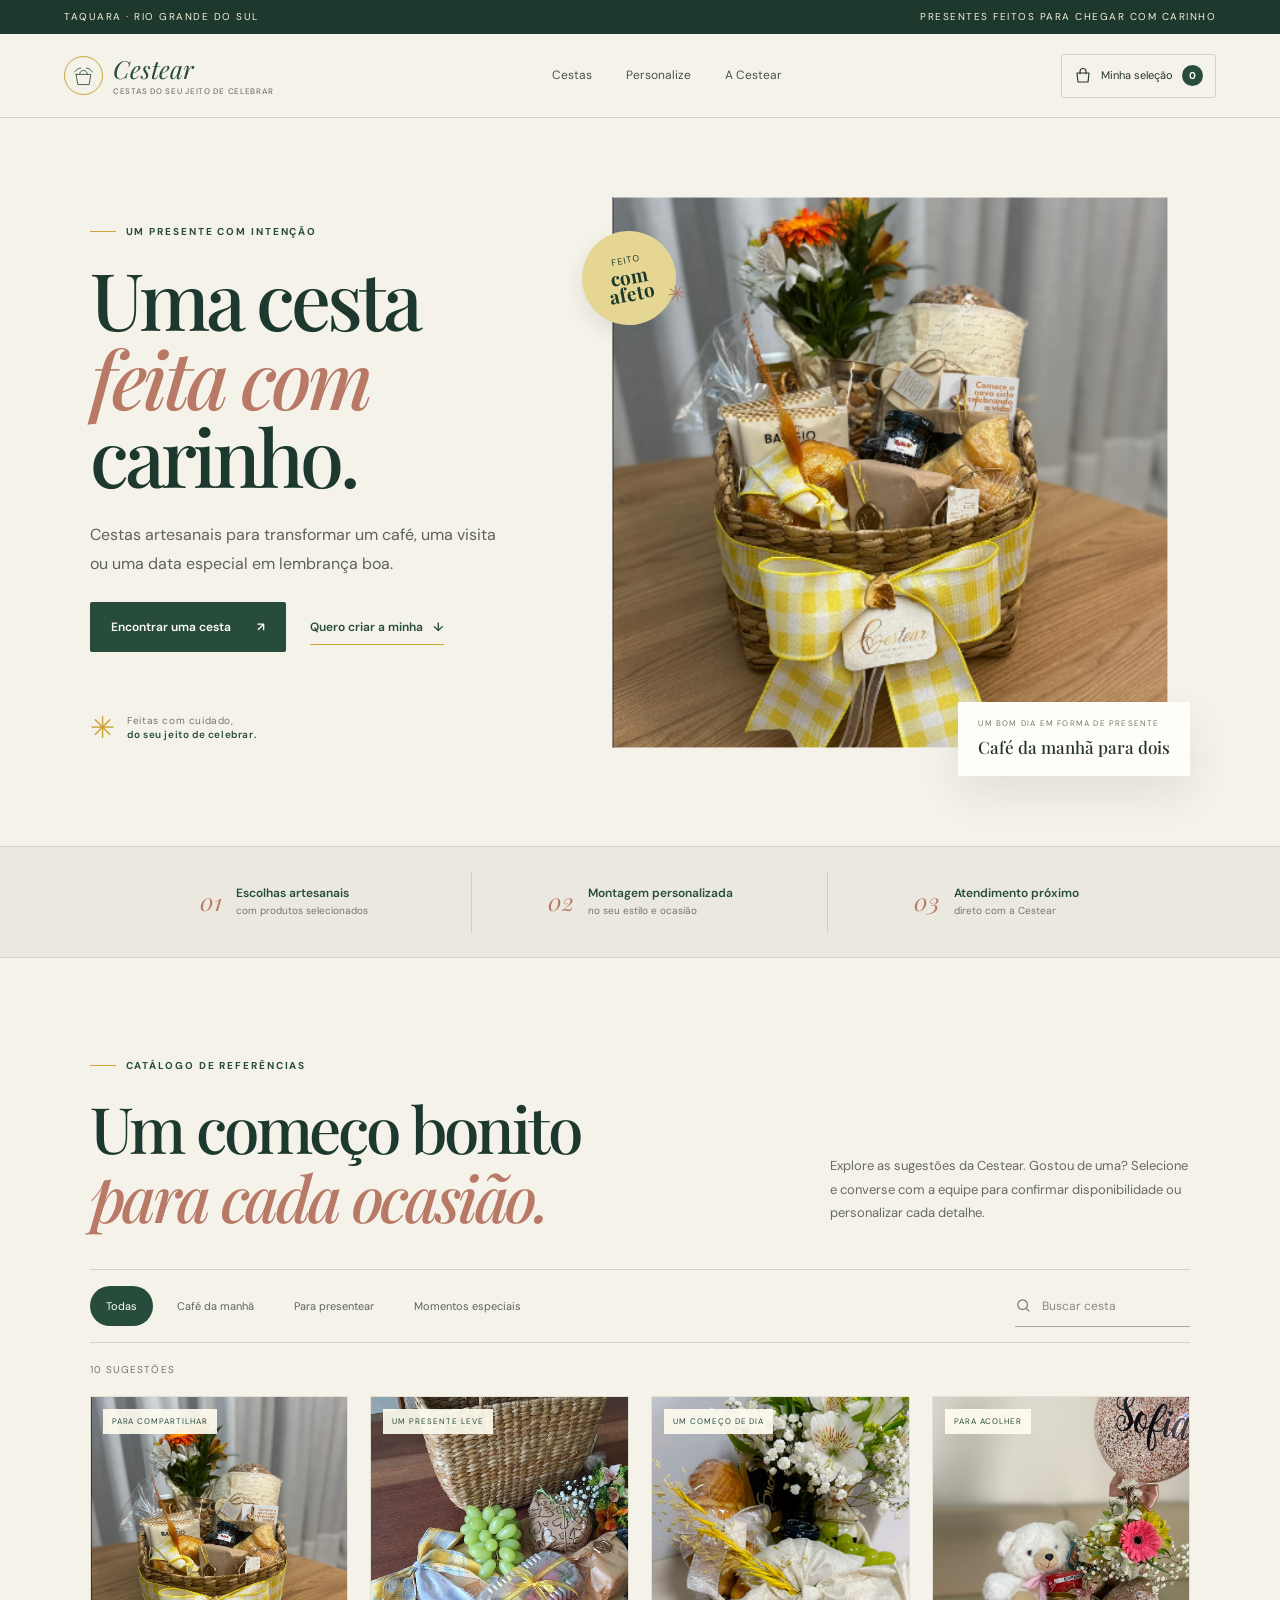
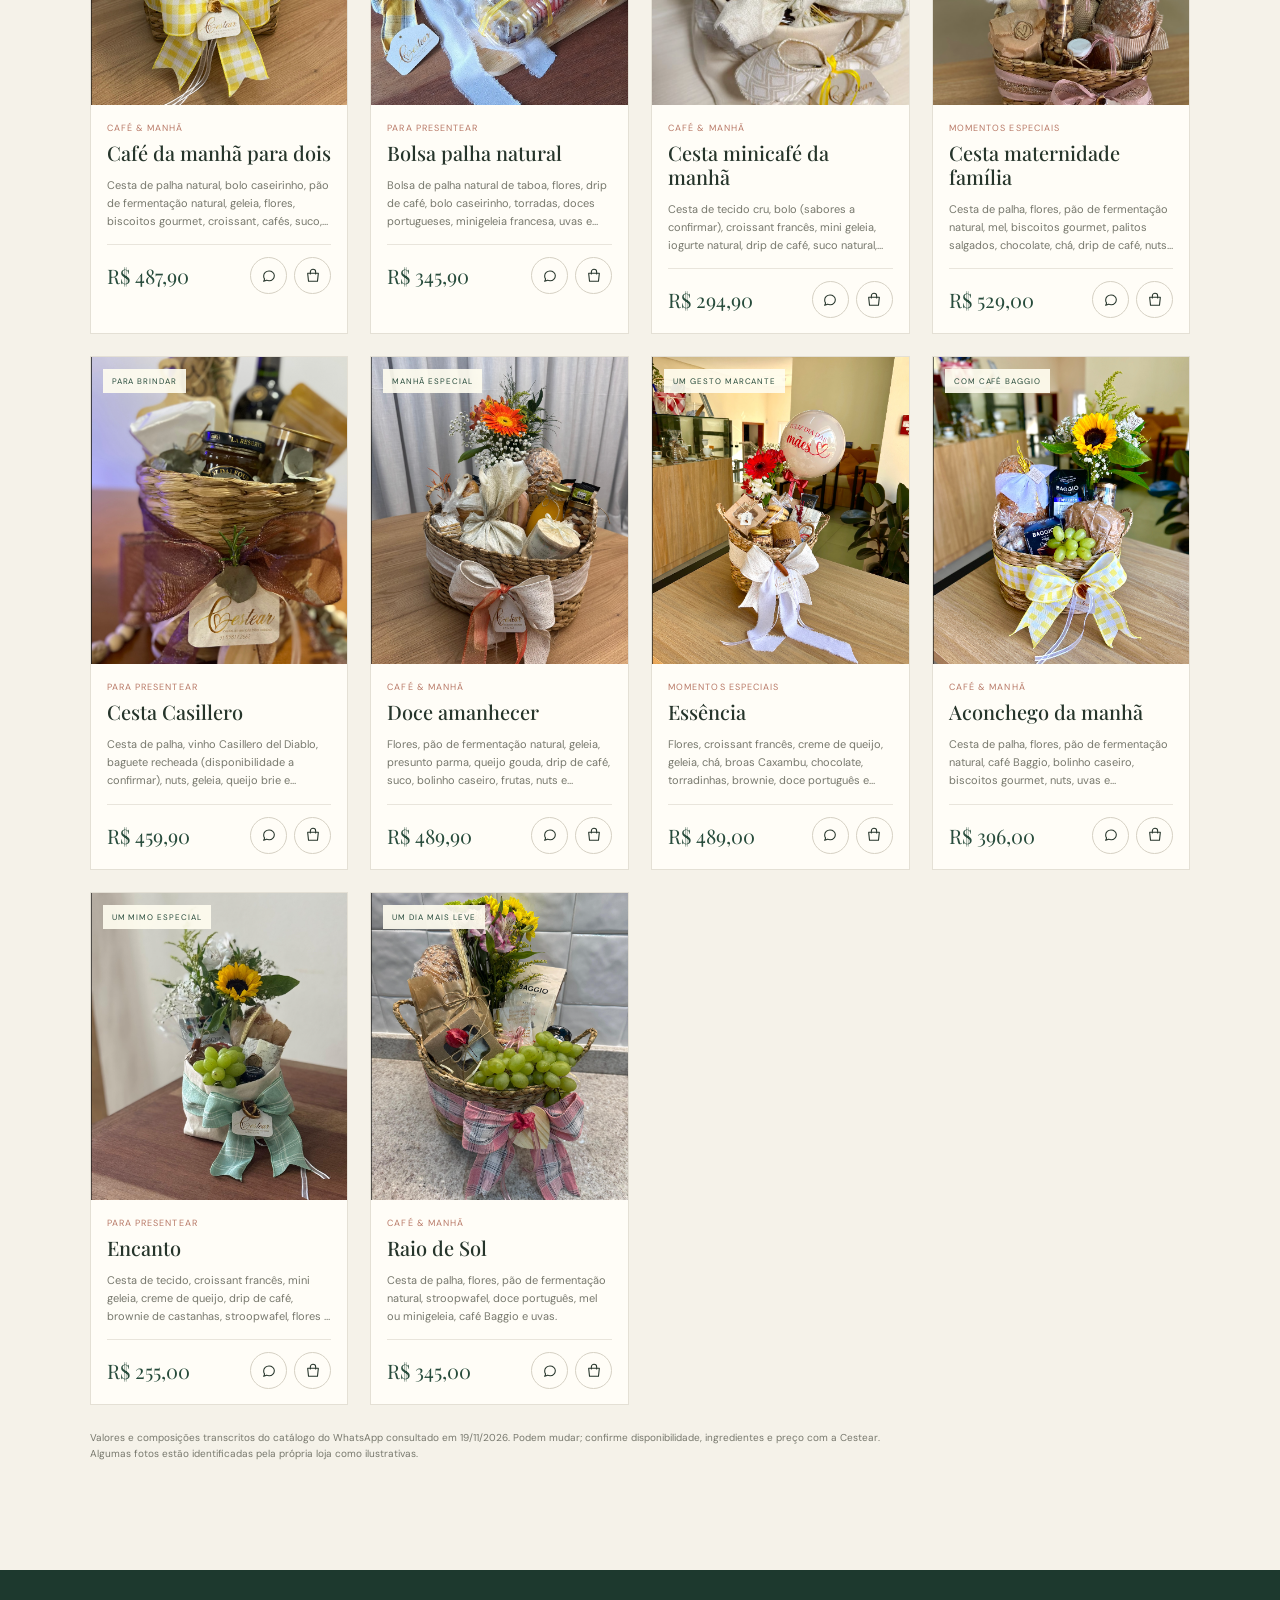
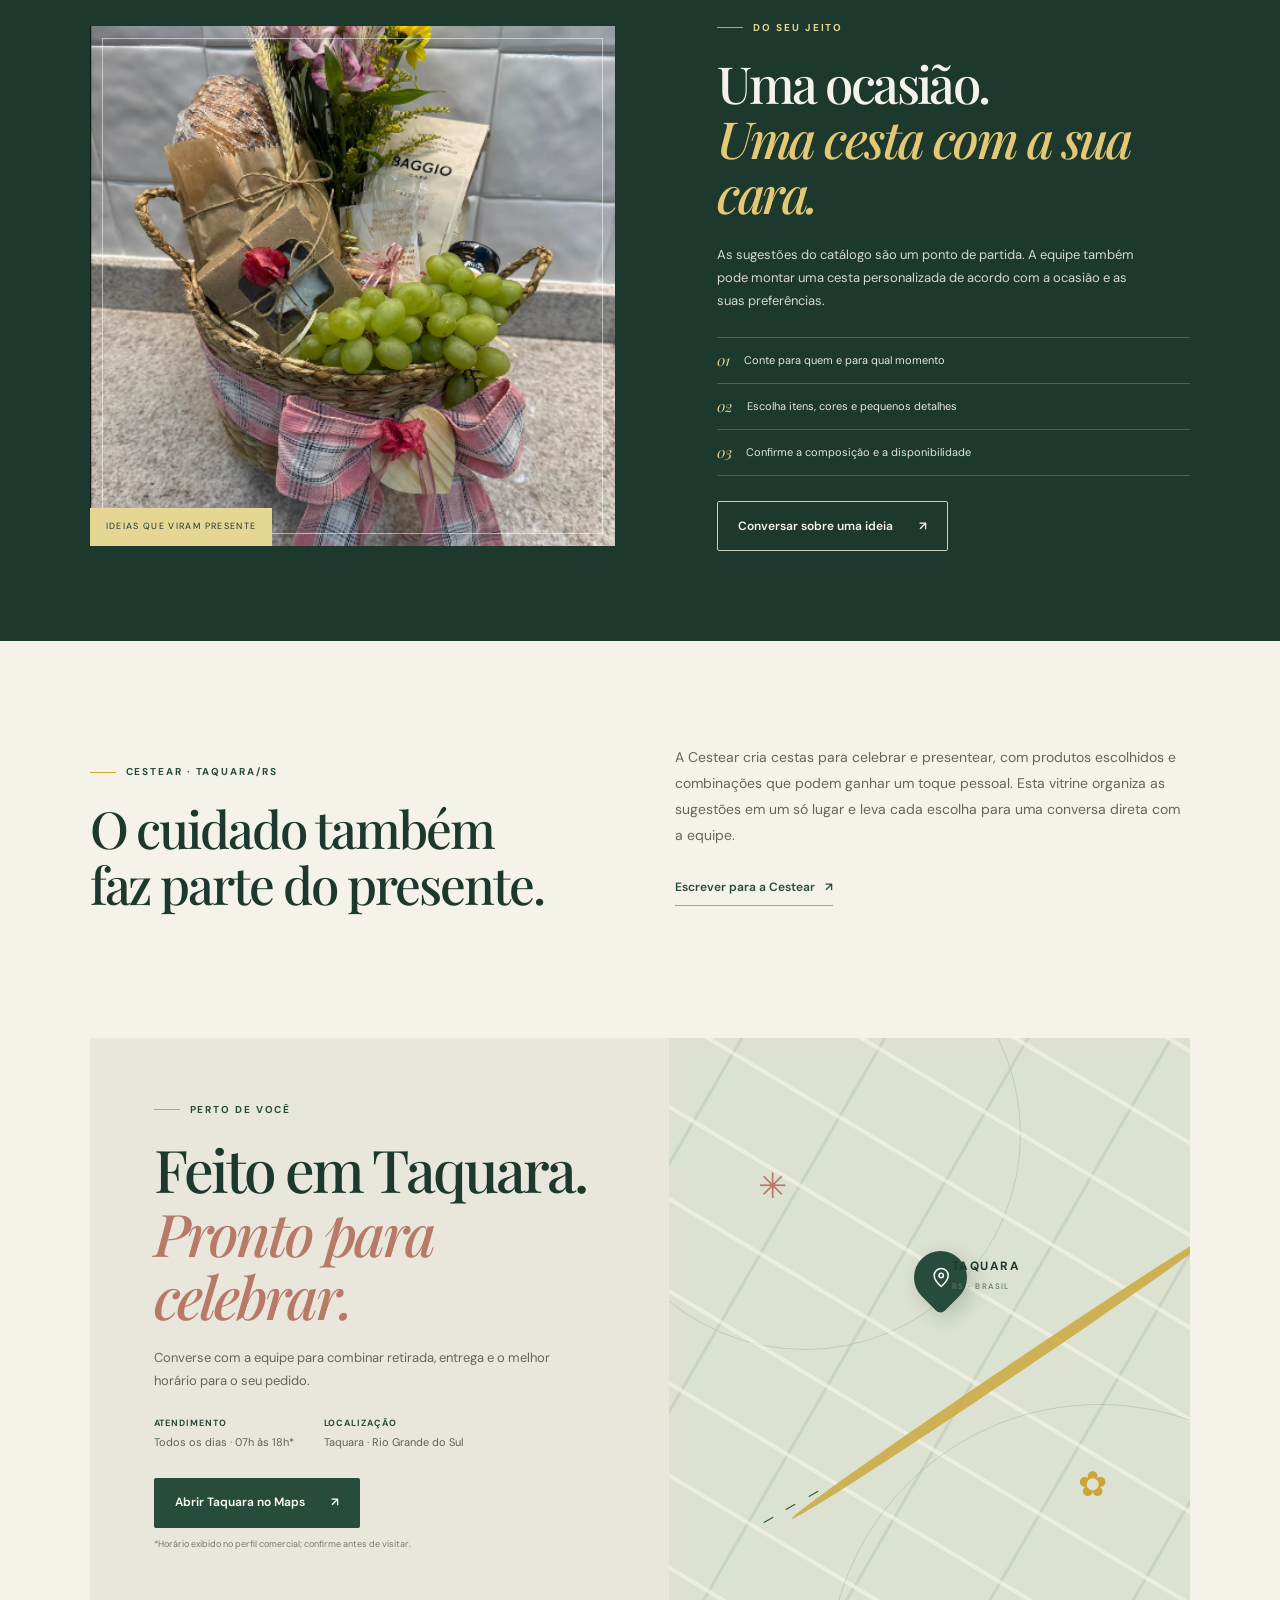
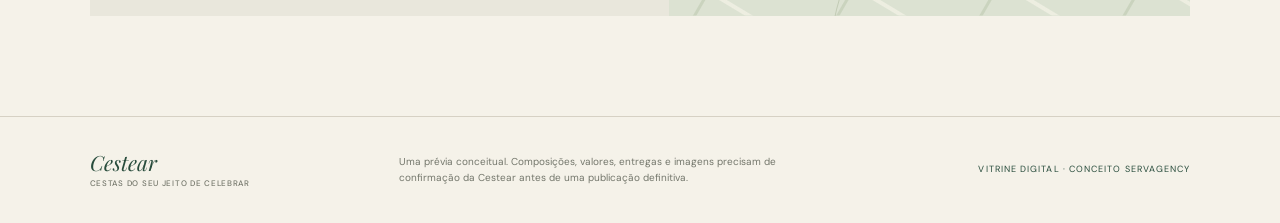
<file: index.html>
<!doctype html>
<html lang="pt-BR">
  <head>
    <meta charset="utf-8" />
    <meta name="viewport" content="width=device-width, initial-scale=1" />
    <meta name="theme-color" content="#f5f2e9" />
    <meta name="description" content="Cestas artesanais para celebrar, presentear e cuidar. Explore as sugestões da Cestear e personalize sua escolha pelo WhatsApp." />
    <title>Cestear — cestas do seu jeito de celebrar</title>
    <link rel="preconnect" href="https://fonts.googleapis.com" />
    <link rel="preconnect" href="https://fonts.gstatic.com" crossorigin />
    <link href="https://fonts.googleapis.com/css2?family=DM+Sans:wght@400;500;600;700&family=Playfair+Display:wght@500;600;700&display=swap" rel="stylesheet" />
    <link rel="stylesheet" href="styles.css" />
  </head>
  <body>
    <a class="skip-link" href="#conteudo">Pular para o conteúdo</a>
    <div class="announcement"><span>TAQUARA · RIO GRANDE DO SUL</span><span>Presentes feitos para chegar com carinho</span></div>
    <header class="site-header">
      <a class="brand" href="#inicio" aria-label="Cestear, início">
        <span class="brand-mark" aria-hidden="true"><svg viewBox="0 0 44 44"><path d="M9 20h26l-3 18H12L9 20Z"/><path d="M15 20a7 7 0 0 1 14 0M6 16c4-5 7-7 11-7M38 16c-4-5-7-7-11-7"/></svg></span>
        <span class="brand-word">Cestear<small>cestas do seu jeito de celebrar</small></span>
      </a>
      <nav class="desktop-nav" aria-label="Navegação principal">
        <a href="#colecao">Cestas</a><a href="#personalize">Personalize</a><a href="#sobre">A Cestear</a>
      </nav>
      <button class="bag-button" type="button" data-open-cart aria-label="Abrir seleção de cestas">
        <svg viewBox="0 0 24 24" aria-hidden="true"><path d="M4 8h16l-1.3 12H5.3L4 8Z"/><path d="M8 9V6a4 4 0 0 1 8 0v3"/></svg><span>Minha seleção</span><b id="cart-count">0</b>
      </button>
    </header>

    <main id="conteudo">
      <section class="hero" id="inicio">
        <div class="hero-copy">
          <p class="eyebrow"><span></span> UM PRESENTE COM INTENÇÃO</p>
          <h1>Uma cesta<br /><em>feita com</em><br />carinho.</h1>
          <p class="hero-intro">Cestas artesanais para transformar um café, uma visita ou uma data especial em lembrança boa.</p>
          <div class="hero-actions"><a class="button button-primary" href="#colecao">Encontrar uma cesta <span aria-hidden="true">↗</span></a><a class="text-link" href="#personalize">Quero criar a minha <span aria-hidden="true">↓</span></a></div>
          <div class="hero-note"><span class="note-flower" aria-hidden="true">✳</span><span>Feitas com cuidado,<br /><b>do seu jeito de celebrar.</b></span></div>
        </div>
        <div class="hero-visual">
          <div class="hero-image-wrap"><img src="assets/cafe-dois.png" alt="Cesta artesanal com flores, pães e itens de café da manhã" fetchpriority="high" /></div>
          <div class="photo-caption"><span>UM BOM DIA EM FORMA DE PRESENTE</span><b>Café da manhã para dois</b></div>
          <div class="hero-sticker"><span>feito</span><strong>com<br />afeto</strong><i aria-hidden="true">✳</i></div>
        </div>
      </section>

      <section class="promise-strip" aria-label="Diferenciais">
        <div><span>01</span><p>Escolhas artesanais<br /><small>com produtos selecionados</small></p></div>
        <div><span>02</span><p>Montagem personalizada<br /><small>no seu estilo e ocasião</small></p></div>
        <div><span>03</span><p>Atendimento próximo<br /><small>direto com a Cestear</small></p></div>
      </section>

      <section class="catalog-section section-pad" id="colecao">
        <div class="section-heading">
          <div><p class="eyebrow"><span></span> CATÁLOGO DE REFERÊNCIAS</p><h2>Um começo bonito<br /><em>para cada ocasião.</em></h2></div>
          <p class="section-aside">Explore as sugestões da Cestear. Gostou de uma? Selecione e converse com a equipe para confirmar disponibilidade ou personalizar cada detalhe.</p>
        </div>
        <div class="catalog-tools">
          <div class="filter-list" role="group" aria-label="Filtrar cestas por ocasião">
            <button class="filter-chip is-active" type="button" data-filter="todas" aria-pressed="true">Todas</button>
            <button class="filter-chip" type="button" data-filter="cafe" aria-pressed="false">Café da manhã</button>
            <button class="filter-chip" type="button" data-filter="presentes" aria-pressed="false">Para presentear</button>
            <button class="filter-chip" type="button" data-filter="momentos" aria-pressed="false">Momentos especiais</button>
          </div>
          <label class="search-box"><svg viewBox="0 0 24 24" aria-hidden="true"><circle cx="10.8" cy="10.8" r="6.8"/><path d="m16 16 4.2 4.2"/></svg><span class="sr-only">Buscar no catálogo</span><input id="catalog-search" type="search" placeholder="Buscar cesta" autocomplete="off" /></label>
        </div>
        <p class="results-count" id="results-count" aria-live="polite"></p>
        <div class="product-grid" id="product-grid" aria-live="polite"></div>
        <p class="catalog-disclaimer">Valores e composições transcritos do catálogo do WhatsApp consultado em 19/11/2026. Podem mudar; confirme disponibilidade, ingredientes e preço com a Cestear. Algumas fotos estão identificadas pela própria loja como ilustrativas.</p>
      </section>

      <section class="custom-section section-pad" id="personalize">
        <div class="custom-photo"><img src="assets/raio-de-sol.png" alt="Cesta artesanal com flores amarelas, uvas e produtos selecionados" loading="lazy" /><span>IDEIAS QUE VIRAM PRESENTE</span></div>
        <div class="custom-copy">
          <p class="eyebrow"><span></span> DO SEU JEITO</p>
          <h2>Uma ocasião.<br /><em>Uma cesta com a sua cara.</em></h2>
          <p>As sugestões do catálogo são um ponto de partida. A equipe também pode montar uma cesta personalizada de acordo com a ocasião e as suas preferências.</p>
          <ul class="custom-points"><li><span>01</span> Conte para quem e para qual momento</li><li><span>02</span> Escolha itens, cores e pequenos detalhes</li><li><span>03</span> Confirme a composição e a disponibilidade</li></ul>
          <a class="button button-outline" href="https://wa.me/555198172662?text=Oi%2C%20Cestear!%20Quero%20conversar%20sobre%20uma%20cesta%20personalizada." target="_blank" rel="noreferrer">Conversar sobre uma ideia <span aria-hidden="true">↗</span></a>
        </div>
      </section>

      <section class="about-section section-pad" id="sobre">
        <div class="about-heading"><p class="eyebrow"><span></span> CESTEAR · TAQUARA/RS</p><h2>O cuidado também<br />faz parte do presente.</h2></div>
        <div class="about-body"><p>A Cestear cria cestas para celebrar e presentear, com produtos escolhidos e combinações que podem ganhar um toque pessoal. Esta vitrine organiza as sugestões em um só lugar e leva cada escolha para uma conversa direta com a equipe.</p><a class="text-link" href="mailto:cestearcestas8@gmail.com">Escrever para a Cestear <span aria-hidden="true">↗</span></a></div>
      </section>

      <section class="visit-section section-pad">
        <div class="visit-card"><div><p class="eyebrow"><span></span> PERTO DE VOCÊ</p><h2>Feito em Taquara.<br /><em>Pronto para celebrar.</em></h2><p>Converse com a equipe para combinar retirada, entrega e o melhor horário para o seu pedido.</p><div class="visit-meta"><span><b>Atendimento</b>Todos os dias · 07h às 18h*</span><span><b>Localização</b>Taquara · Rio Grande do Sul</span></div><a class="button button-primary" href="https://www.google.com/maps/search/?api=1&query=Cestear+Cestas+Taquara+RS" target="_blank" rel="noreferrer">Abrir Taquara no Maps <span aria-hidden="true">↗</span></a><small class="hours-note">*Horário exibido no perfil comercial; confirme antes de visitar.</small></div><div class="map-art" aria-label="Ilustração abstrata de caminhos e flores no mapa"><div class="map-lines"></div><span class="map-pin"><svg viewBox="0 0 24 24" aria-hidden="true"><path d="M19 10c0 5-7 11-7 11S5 15 5 10a7 7 0 1 1 14 0Z"/><circle cx="12" cy="10" r="2.2"/></svg></span><span class="map-label">TAQUARA<br /><small>RS · BRASIL</small></span><span class="map-flower flower-a">✳</span><span class="map-flower flower-b">✿</span><span class="map-route">— — —</span></div></div>
      </section>
    </main>

    <footer class="site-footer"><a class="brand brand-footer" href="#inicio"><span class="brand-word">Cestear<small>cestas do seu jeito de celebrar</small></span></a><p>Uma prévia conceitual. Composições, valores, entregas e imagens precisam de confirmação da Cestear antes de uma publicação definitiva.</p><span class="footer-credit">VITRINE DIGITAL · CONCEITO SERVAGENCY</span></footer>

    <div class="cart-backdrop" id="cart-backdrop" hidden></div>
    <aside class="cart-drawer" id="cart-drawer" aria-labelledby="cart-title" aria-modal="true" role="dialog" hidden>
      <div class="cart-head"><div><p class="eyebrow">SUA ESCOLHA</p><h2 id="cart-title">Minha seleção</h2></div><button class="icon-button" type="button" data-close-cart aria-label="Fechar seleção">×</button></div>
      <p class="cart-intro">Confira as referências e continue a conversa com a Cestear no WhatsApp.</p>
      <div id="cart-items" class="cart-items"></div>
      <div class="cart-empty" id="cart-empty"><span aria-hidden="true">✳</span><p>Sua seleção começa por aqui.</p><a href="#colecao" data-close-cart>Explorar as cestas</a></div>
      <div class="cart-total" id="cart-total" hidden><span>Subtotal de referência</span><b id="cart-total-value"></b></div>
      <a class="button button-primary cart-checkout" id="cart-checkout" href="#" target="_blank" rel="noreferrer" aria-disabled="true">Continuar no WhatsApp <span aria-hidden="true">↗</span></a>
      <p class="cart-footnote">Valores e disponibilidade são confirmados pela equipe. Nenhum pagamento é feito por esta página.</p>
    </aside>
    <div class="toast" id="toast" role="status" aria-live="polite"></div>
    <script src="app.js" defer></script>
  </body>
</html>
</file>
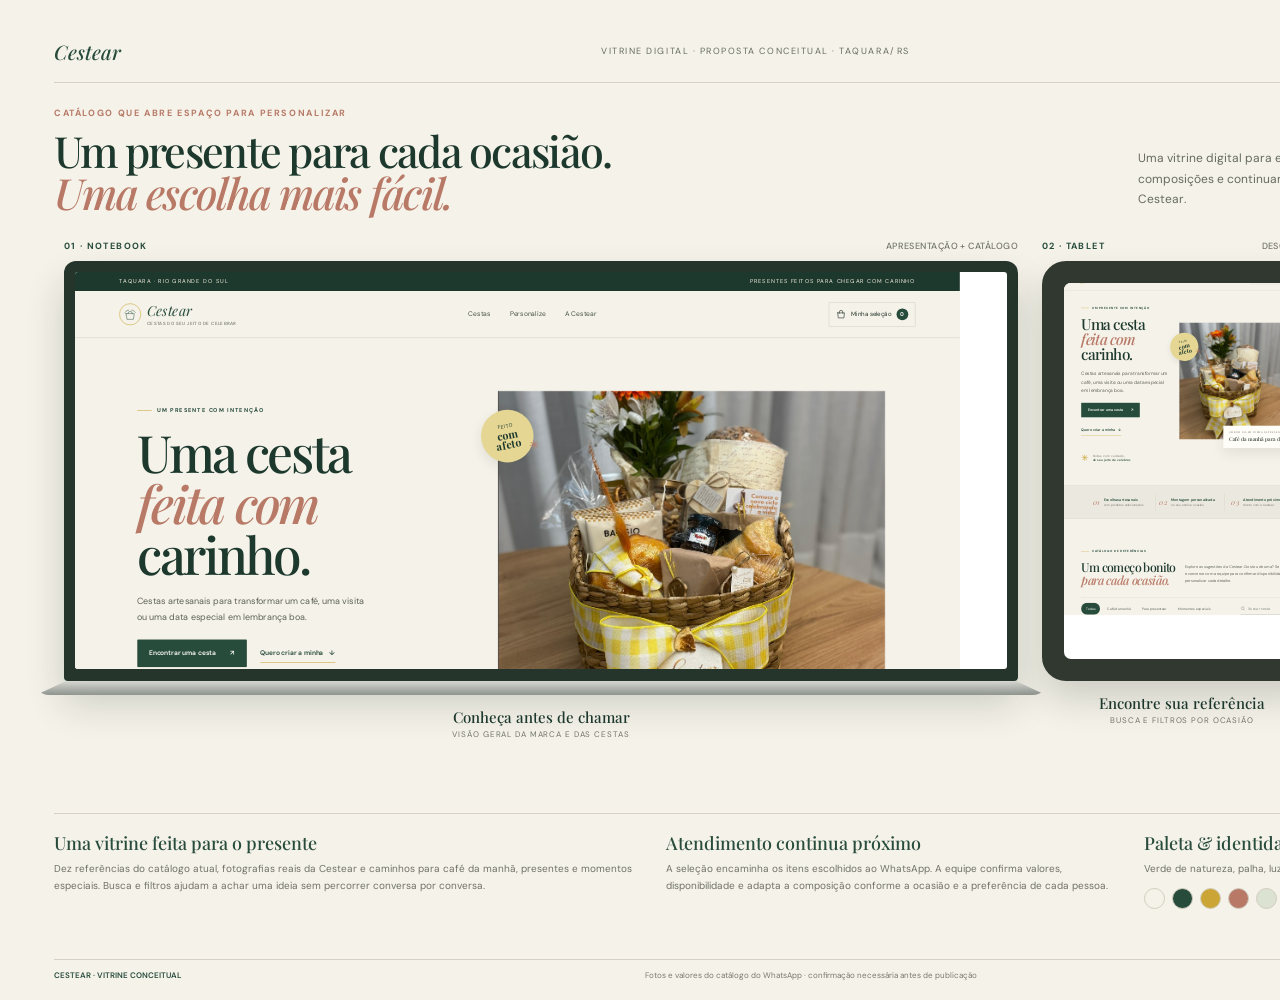
<file: prancha.html>
<!doctype html>
<html lang="pt-BR">
<head>
  <meta charset="utf-8" />
  <meta name="viewport" content="width=device-width,initial-scale=1" />
  <title>Cestear — prancha de apresentação</title>
  <link rel="preconnect" href="https://fonts.googleapis.com" />
  <link rel="preconnect" href="https://fonts.gstatic.com" crossorigin />
  <link href="https://fonts.googleapis.com/css2?family=DM+Sans:wght@400;500;600;700&family=Playfair+Display:wght@500;600;700&display=swap" rel="stylesheet" />
  <style>
    :root{--paper:#f5f2e9;--ink:#26352b;--forest:#284c3c;--deep:#1d392e;--gold:#cba536;--rose:#b87967;--line:#d6d1c4;--muted:#74776b;--serif:"Playfair Display",Georgia,serif;--sans:"DM Sans",Arial,sans-serif}*{box-sizing:border-box}body{margin:0;background:#e7e5dd;color:var(--ink);font:13px/1.45 var(--sans)}.board{width:1600px;height:1000px;margin:0 auto;padding:38px 54px 26px;background:var(--paper);overflow:hidden;position:relative}.topline{display:flex;justify-content:space-between;align-items:center;padding-bottom:17px;border-bottom:1px solid var(--line);font-size:9px;letter-spacing:.17em;text-transform:uppercase;color:#666d62}.topline strong{font:italic 500 20px var(--serif);letter-spacing:0;text-transform:none;color:var(--forest)}.intro{display:flex;justify-content:space-between;align-items:end;padding:24px 0 24px}.kicker{margin:0 0 9px;color:var(--rose);font-size:9px;font-weight:700;letter-spacing:.18em;text-transform:uppercase}.intro h1{margin:0;font:500 43px/.98 var(--serif);letter-spacing:-.04em;color:var(--deep)}.intro h1 em{color:var(--rose);font-weight:500}.intro-copy{max-width:405px;margin:0 3px 4px 20px;color:#666b61;font-size:12px;line-height:1.7}.devices{height:576px;display:grid;grid-template-columns:minmax(0,1fr) 280px 190px;align-items:start;gap:24px;padding:0 10px;position:relative}.device-label{display:flex;justify-content:space-between;align-items:center;margin:0 0 8px;color:var(--forest);font-size:9px;font-weight:700;letter-spacing:.15em;text-transform:uppercase}.device-label span:last-child{color:var(--muted);font-weight:500;letter-spacing:.05em}.laptop{padding-top:3px;min-width:0}.laptop-shell{height:420px;min-width:0;padding:11px 11px 12px;border-radius:12px 12px 4px 4px;background:#25352c;box-shadow:0 22px 38px #19291b30;position:relative}.laptop-screen{height:100%;overflow:hidden;background:white;border-radius:3px}.laptop-screen iframe{width:1580px;height:950px;border:0;transform:scale(.56);transform-origin:top left}.laptop-base{height:14px;width:106%;margin-left:-3%;background:linear-gradient(180deg,#d6d7d1,#8f948e);clip-path:polygon(3% 0,97% 0,100% 100%,0 100%);border-radius:0 0 25px 25px}.tablet{padding-top:3px;min-width:0}.tablet-shell{height:420px;padding:14px;border:8px solid #30382f;border-radius:24px;background:#30382f;box-shadow:0 19px 34px #19291b2b;position:relative}.tablet-screen{height:100%;overflow:hidden;border-radius:7px;background:white}.tablet-screen iframe{width:820px;height:1200px;border:0;transform:scale(.30);transform-origin:top left}.tablet-camera{position:absolute;top:50%;right:-5px;width:4px;height:20px;border-radius:3px;background:#202820}.phone{padding-top:3px;min-width:0}.phone-shell{height:387px;margin:0 auto;width:174px;padding:10px 7px;border:6px solid #30382f;border-radius:28px;background:#30382f;box-shadow:0 18px 33px #19291b32;position:relative}.phone-screen{height:100%;overflow:hidden;border-radius:17px;background:white}.phone-screen iframe{width:390px;height:840px;border:0;transform:scale(.40);transform-origin:top left}.phone-island{position:absolute;top:8px;left:50%;width:48px;height:9px;border-radius:9px;transform:translateX(-50%);background:#25352c;z-index:2}.device-name{text-align:center;margin-top:12px;color:var(--deep);font:500 15px var(--serif)}.device-sub{text-align:center;margin-top:2px;color:var(--muted);font-size:8px;letter-spacing:.11em;text-transform:uppercase}.underlay{display:grid;grid-template-columns:1.3fr 1fr .9fr;gap:32px;margin-top:0;padding-top:17px;border-top:1px solid var(--line)}.underlay h2{margin:0 0 6px;color:var(--forest);font:500 18px var(--serif)}.underlay p{margin:0;color:#707267;font-size:10px;line-height:1.65}.palette{display:flex;gap:7px;margin-top:10px}.swatch{width:21px;height:21px;border-radius:50%;border:1px solid #d1cdbf}.swatch:nth-child(1){background:#f5f2e9}.swatch:nth-child(2){background:#284c3c}.swatch:nth-child(3){background:#cba536}.swatch:nth-child(4){background:#b87967}.swatch:nth-child(5){background:#dce2d2}.footer{position:absolute;left:54px;right:54px;bottom:18px;display:flex;justify-content:space-between;gap:16px;padding-top:10px;border-top:1px solid var(--line);color:#77796f;font-size:8px}.footer strong{color:var(--forest);font-weight:600}.footer span:nth-child(2){text-align:center}.badge{display:inline-block;padding:7px 10px;background:#e8e1c9;color:var(--forest);font-size:8px;letter-spacing:.1em;text-transform:uppercase}@media(max-width:700px){body{overflow:auto}.board{margin:0;transform-origin:top left}}
  </style>
</head>
<body>
  <main class="board">
    <div class="topline"><strong>Cestear</strong><span>Vitrine digital · proposta conceitual · Taquara/RS</span><span>Prancha de apresentação</span></div>
    <section class="intro"><div><p class="kicker">CATÁLOGO QUE ABRE ESPAÇO PARA PERSONALIZAR</p><h1>Um presente para cada ocasião.<br /><em>Uma escolha mais fácil.</em></h1></div><p class="intro-copy">Uma vitrine digital para explorar sugestões de cestas, conhecer suas composições e continuar a conversa de personalização direto com a Cestear.</p></section>
    <section class="devices" aria-label="Prévia da vitrine em diferentes dispositivos">
      <div class="laptop"><div class="device-label"><span>01 · NOTEBOOK</span><span>Apresentação + catálogo</span></div><div class="laptop-shell"><div class="laptop-screen"><iframe title="Prévia Cestear em notebook" src="index.html"></iframe></div></div><div class="laptop-base"></div><div class="device-name">Conheça antes de chamar</div><div class="device-sub">Visão geral da marca e das cestas</div></div>
      <div class="tablet"><div class="device-label"><span>02 · TABLET</span><span>Descoberta</span></div><div class="tablet-shell"><span class="tablet-camera"></span><div class="tablet-screen"><iframe title="Prévia Cestear em tablet" src="index.html#colecao"></iframe></div></div><div class="device-name">Encontre sua referência</div><div class="device-sub">Busca e filtros por ocasião</div></div>
      <div class="phone"><div class="device-label"><span>03 · CELULAR</span><span>Mobile first</span></div><div class="phone-shell"><span class="phone-island"></span><div class="phone-screen"><iframe title="Prévia Cestear em celular" src="index.html#colecao"></iframe></div></div><div class="device-name">Catálogo na palma da mão</div><div class="device-sub">Busca e escolha com um toque</div></div>
    </section>
    <section class="underlay"><div><h2>Uma vitrine feita para o presente</h2><p>Dez referências do catálogo atual, fotografias reais da Cestear e caminhos para café da manhã, presentes e momentos especiais. Busca e filtros ajudam a achar uma ideia sem percorrer conversa por conversa.</p></div><div><h2>Atendimento continua próximo</h2><p>A seleção encaminha os itens escolhidos ao WhatsApp. A equipe confirma valores, disponibilidade e adapta a composição conforme a ocasião e a preferência de cada pessoa.</p></div><div><h2>Paleta & identidade</h2><p>Verde de natureza, palha, luz de manhã e detalhes dourados.</p><div class="palette"><span class="swatch"></span><span class="swatch"></span><span class="swatch"></span><span class="swatch"></span><span class="swatch"></span></div></div></section>
    <footer class="footer"><span><strong>CESTEAR · VITRINE CONCEITUAL</strong></span><span>Fotos e valores do catálogo do WhatsApp · confirmação necessária antes de publicação</span><span>Proposta visual ServAgency</span></footer>
  </main>
</body>
</html>
</file>
<file: styles.css>
:root{--paper:#f5f2e9;--paper-deep:#ebe6d9;--ink:#26352b;--forest:#284c3c;--forest-deep:#1d392e;--moss:#748766;--gold:#cba536;--gold-light:#e5d694;--rose:#b87967;--white:#fffdf7;--line:#d6d1c4;--muted:#74776b;--serif:"Playfair Display",Georgia,serif;--sans:"DM Sans",Arial,sans-serif;--shadow:0 18px 44px #24372917}*{box-sizing:border-box}html{scroll-behavior:smooth;scroll-padding-top:94px}body{margin:0;background:var(--paper);color:var(--ink);font-family:var(--sans);font-size:16px;line-height:1.55}button,input{font:inherit}button,a{-webkit-tap-highlight-color:transparent}a{color:inherit;text-decoration:none}img{display:block;width:100%;height:100%;object-fit:cover}button{color:inherit}.skip-link{position:fixed;z-index:100;left:12px;top:12px;padding:12px 16px;background:var(--forest-deep);color:white;transform:translateY(-150%)}.skip-link:focus{transform:none}.sr-only{position:absolute;width:1px;height:1px;padding:0;margin:-1px;overflow:hidden;clip:rect(0,0,0,0);white-space:nowrap;border:0}.announcement{height:34px;display:flex;align-items:center;justify-content:space-between;padding:0 clamp(20px,5vw,80px);background:var(--forest-deep);color:#f4eddb;font-size:10px;letter-spacing:.15em;text-transform:uppercase}.site-header{height:84px;padding:0 clamp(20px,5vw,80px);display:flex;align-items:center;justify-content:space-between;border-bottom:1px solid var(--line);background:var(--paper);position:sticky;top:0;z-index:30}.brand{display:inline-flex;align-items:center;gap:10px;min-width:190px}.brand-mark{width:39px;height:39px;display:grid;place-items:center;border:1px solid var(--gold);border-radius:50%;color:var(--forest)}.brand-mark svg{width:25px;fill:none;stroke:currentColor;stroke-width:1.5;stroke-linecap:round;stroke-linejoin:round}.brand-word{font-family:var(--serif);font-size:25px;line-height:1;color:var(--forest);font-style:italic}.brand-word small{display:block;margin-top:5px;font:500 8px var(--sans);font-style:normal;letter-spacing:.09em;text-transform:uppercase;color:var(--muted)}.desktop-nav{display:flex;gap:34px;font-size:12px;color:#485447}.desktop-nav a{padding:10px 0;transition:color .2s}.desktop-nav a:hover{color:var(--rose)}.bag-button,.button,.icon-button,.filter-chip{cursor:pointer}.bag-button{height:44px;display:flex;align-items:center;gap:9px;background:transparent;border:1px solid var(--line);padding:0 12px;border-radius:2px;font-size:11px}.bag-button svg{width:18px;fill:none;stroke:currentColor;stroke-width:1.5;stroke-linecap:round;stroke-linejoin:round}.bag-button b{display:inline-grid;place-items:center;min-width:21px;height:21px;padding:0 5px;border-radius:50%;background:var(--forest);color:white;font-size:10px}.hero{padding:clamp(34px,6.2vw,94px) clamp(20px,7vw,112px) 70px;display:grid;grid-template-columns:minmax(0,.87fr) minmax(0,1.13fr);gap:clamp(28px,6vw,98px);align-items:center;max-width:1600px;margin:0 auto}.eyebrow{margin:0 0 20px;display:flex;align-items:center;gap:10px;color:var(--forest);font-size:10px;letter-spacing:.19em;font-weight:700;text-transform:uppercase}.eyebrow>span{width:26px;height:1px;background:var(--gold)}h1,h2,h3,p{margin-top:0}.hero h1,.section-heading h2,.custom-copy h2,.about-heading h2,.visit-card h2{font-family:var(--serif);font-weight:500;letter-spacing:-.05em}.hero h1{margin:0;color:var(--forest-deep);font-size:clamp(50px,6.2vw,92px);line-height:.99}.hero h1 em,.section-heading h2 em,.custom-copy h2 em,.visit-card h2 em{color:var(--rose);font-weight:500}.hero-intro{max-width:415px;margin:26px 0 24px;color:#5e6358;font-size:16px;line-height:1.8}.hero-actions{display:flex;align-items:center;gap:24px;flex-wrap:wrap}.button{min-height:50px;padding:0 20px;display:inline-flex;align-items:center;justify-content:center;gap:26px;border:1px solid transparent;border-radius:2px;font-weight:600;font-size:12px;transition:transform .2s,background .2s,color .2s}.button:hover{transform:translateY(-2px)}.button:focus-visible,.filter-chip:focus-visible,.bag-button:focus-visible,.icon-button:focus-visible,.text-link:focus-visible,.desktop-nav a:focus-visible{outline:3px solid var(--gold);outline-offset:3px}.button-primary{background:var(--forest);color:var(--white)}.button-primary:hover{background:var(--forest-deep)}.button-outline{border-color:var(--forest);color:var(--forest);background:transparent}.button-outline:hover{background:var(--forest);color:white}.text-link{display:inline-flex;align-items:center;gap:10px;font-size:12px;font-weight:600;color:var(--forest);border-bottom:1px solid var(--gold);padding:8px 0}.hero-note{display:flex;align-items:center;gap:12px;margin-top:55px;color:var(--muted);font-size:10px;line-height:1.4;letter-spacing:.06em}.hero-note b{color:var(--forest);font-weight:600}.note-flower{color:var(--gold);font-size:30px}.hero-visual{position:relative;padding:0 22px 28px 0}.hero-image-wrap{height:clamp(390px,43vw,590px);position:relative;overflow:hidden;background:var(--paper-deep)}.hero-image-wrap:after{content:"";position:absolute;inset:0;border:1px solid #ffffff80;pointer-events:none}.hero-image-wrap img{object-position:center 48%;transition:transform .9s cubic-bezier(.2,.7,.2,1)}.hero-visual:hover .hero-image-wrap img{transform:scale(1.025)}.photo-caption{position:absolute;right:0;bottom:0;display:flex;flex-direction:column;gap:5px;background:var(--white);padding:15px 20px;min-width:220px;box-shadow:var(--shadow)}.photo-caption span{font-size:8px;letter-spacing:.15em;color:var(--muted)}.photo-caption b{font-family:var(--serif);font-size:17px;font-weight:500}.hero-sticker{position:absolute;left:-30px;top:34px;width:94px;height:94px;display:flex;flex-direction:column;align-items:center;justify-content:center;border-radius:50%;background:var(--gold-light);color:var(--forest-deep);transform:rotate(-11deg);box-shadow:0 8px 22px #1c33251c}.hero-sticker span{font-size:9px;letter-spacing:.12em;text-transform:uppercase}.hero-sticker strong{font-family:var(--serif);font-size:19px;line-height:.9;text-align:center}.hero-sticker i{position:absolute;right:-6px;bottom:5px;color:var(--rose);font-size:22px;font-style:normal}.promise-strip{min-height:112px;padding:25px clamp(20px,9vw,140px);background:#ebe9df;border-top:1px solid var(--line);border-bottom:1px solid var(--line);display:grid;grid-template-columns:repeat(3,1fr);gap:18px}.promise-strip>div{display:flex;align-items:center;gap:14px;justify-content:center}.promise-strip>div+div{border-left:1px solid #d1cfc4}.promise-strip>div>span{font-family:var(--serif);font-size:24px;color:var(--rose);font-style:italic}.promise-strip p{margin:0;color:var(--forest);font-size:12px;font-weight:600;line-height:1.4}.promise-strip small{color:var(--muted);font-size:10px;font-weight:400}.section-pad{padding-left:clamp(20px,7vw,112px);padding-right:clamp(20px,7vw,112px)}.catalog-section{padding-top:100px;padding-bottom:108px;max-width:1600px;margin:auto}.section-heading{display:flex;align-items:flex-end;justify-content:space-between;gap:30px;margin-bottom:38px}.section-heading h2,.custom-copy h2,.visit-card h2{margin:0;font-size:clamp(37px,5vw,66px);line-height:1.08;color:var(--forest-deep)}.section-aside{max-width:360px;margin:0 0 7px;color:#666b5f;font-size:13px;line-height:1.8}.catalog-tools{display:flex;justify-content:space-between;align-items:center;gap:20px;padding:15px 0;border-top:1px solid var(--line);border-bottom:1px solid var(--line)}.filter-list{display:flex;flex-wrap:wrap;gap:8px}.filter-chip{min-height:40px;padding:0 15px;background:transparent;border:1px solid transparent;border-radius:99px;font-size:11px;color:#5d6558}.filter-chip:hover{border-color:var(--moss)}.filter-chip.is-active{background:var(--forest);color:white}.search-box{height:42px;display:flex;align-items:center;gap:8px;border-bottom:1px solid #a9aa9f;min-width:175px}.search-box svg{width:17px;fill:none;stroke:var(--muted);stroke-width:1.7}.search-box input{min-width:0;width:150px;border:0;outline:0;background:transparent;color:var(--ink);font-size:12px}.search-box input::placeholder{color:#87897f}.results-count{min-height:24px;margin:19px 0 10px;color:var(--muted);font-size:10px;letter-spacing:.11em;text-transform:uppercase}.product-grid{display:grid;grid-template-columns:repeat(4,minmax(0,1fr));gap:22px}.product-card{min-width:0;background:var(--white);border:1px solid #e4e0d5;position:relative;transition:transform .25s,box-shadow .25s}.product-card:hover{transform:translateY(-4px);box-shadow:var(--shadow)}.product-photo{height:clamp(220px,24vw,340px);position:relative;overflow:hidden;background:var(--paper-deep)}.product-photo img{transition:transform .6s cubic-bezier(.2,.7,.2,1)}.product-card:hover .product-photo img{transform:scale(1.035)}.product-tag{position:absolute;left:12px;top:12px;padding:6px 9px;background:#fffdf0e8;color:var(--forest);font-size:8px;letter-spacing:.12em;text-transform:uppercase}.product-body{padding:17px 16px 15px}.product-kicker{margin-bottom:5px;color:var(--rose);font-size:9px;letter-spacing:.12em;text-transform:uppercase}.product-body h3{margin:0;font-family:var(--serif);font-size:20px;line-height:1.2;font-weight:500}.product-desc{min-height:52px;margin:11px 0 14px;color:#77786d;font-size:11px;line-height:1.65;display:-webkit-box;-webkit-line-clamp:3;-webkit-box-orient:vertical;overflow:hidden}.product-bottom{display:flex;align-items:center;justify-content:space-between;gap:10px;padding-top:12px;border-top:1px solid #e9e5dc}.product-price{color:var(--forest);font-family:var(--serif);font-size:20px;white-space:nowrap}.product-actions{display:flex;gap:7px}.mini-action{width:37px;height:37px;display:grid;place-items:center;background:transparent;border:1px solid var(--line);border-radius:50%;cursor:pointer;transition:background .2s,color .2s,border-color .2s}.mini-action:hover{background:var(--forest);border-color:var(--forest);color:white}.mini-action svg{width:16px;fill:none;stroke:currentColor;stroke-width:1.6;stroke-linecap:round;stroke-linejoin:round}.catalog-disclaimer{max-width:820px;margin:25px 0 0;color:#77786d;font-size:10px;line-height:1.6}.no-results{grid-column:1/-1;padding:60px 20px;text-align:center;color:var(--muted);background:#eeece3}.custom-section{padding-top:50px;padding-bottom:90px;background:var(--forest-deep);color:#f5f2e9;display:grid;grid-template-columns:minmax(0,1fr) minmax(0,.9fr);gap:clamp(30px,8vw,120px);align-items:center}.custom-photo{height:clamp(330px,42vw,520px);position:relative;overflow:hidden}.custom-photo:after{content:"";position:absolute;inset:12px;border:1px solid #ffffff80;pointer-events:none}.custom-photo img{object-position:center 52%}.custom-photo>span{position:absolute;z-index:1;left:0;bottom:0;padding:12px 16px;background:var(--gold-light);color:var(--forest-deep);font-size:9px;letter-spacing:.15em}.custom-copy{max-width:560px}.custom-copy .eyebrow{color:var(--gold-light)}.custom-copy h2{color:var(--paper);font-size:clamp(38px,4vw,60px)}.custom-copy h2 em{color:#e4c875}.custom-copy>p:not(.eyebrow){max-width:440px;margin:21px 0 24px;color:#d4d7cd;font-size:13px;line-height:1.8}.custom-points{padding:0;margin:0 0 25px;list-style:none;border-top:1px solid #ffffff33}.custom-points li{display:flex;align-items:center;gap:14px;padding:11px 0;border-bottom:1px solid #ffffff33;font-size:11px;color:#e6e4da}.custom-points span{font-family:var(--serif);font-size:15px;color:var(--gold-light);font-style:italic}.custom-copy .button-outline{border-color:#c7d0bb;color:#f6f2e7}.custom-copy .button-outline:hover{background:#f6f2e7;color:var(--forest-deep)}.about-section{max-width:1600px;margin:auto;padding-top:104px;padding-bottom:90px;display:grid;grid-template-columns:1fr 1fr;gap:70px;align-items:end}.about-heading h2{margin:0;color:var(--forest-deep);font-family:var(--serif);font-size:clamp(34px,4vw,54px);line-height:1.1;font-weight:500;letter-spacing:-.04em}.about-body{max-width:510px;padding-bottom:7px}.about-body p{margin:0 0 21px;color:#62675d;font-size:14px;line-height:1.85}.visit-section{padding-top:35px;padding-bottom:100px}.visit-card{max-width:1390px;margin:auto;display:grid;grid-template-columns:1fr .9fr;min-height:430px;background:#e9e7dc}.visit-card>div:first-child{padding:clamp(30px,5vw,72px)}.visit-card h2{font-size:clamp(37px,4.6vw,60px)}.visit-card>div:first-child>p:not(.eyebrow){max-width:420px;color:#62675d;font-size:13px;line-height:1.8;margin:18px 0 24px}.visit-meta{display:flex;gap:30px;margin:0 0 27px}.visit-meta span{display:grid;gap:3px;color:#5b6156;font-size:11px}.visit-meta b{color:var(--forest);font-size:9px;text-transform:uppercase;letter-spacing:.1em}.hours-note{display:block;margin-top:10px;color:#77786d;font-size:9px}.map-art{position:relative;overflow:hidden;min-height:330px;background:#dce2d2}.map-art:before,.map-art:after{content:"";position:absolute;border-radius:50%;border:1px solid #8c9c7a55}.map-art:before{width:430px;height:430px;left:-80px;top:-120px}.map-art:after{width:540px;height:540px;right:-180px;bottom:-330px}.map-lines{position:absolute;inset:0;background:repeating-linear-gradient(31deg,transparent 0 39px,#f6f4e9a6 40px 43px,transparent 44px 79px),repeating-linear-gradient(120deg,transparent 0 61px,#b7c4a97c 62px 64px,transparent 65px 124px);clip-path:polygon(0 0,100% 0,100% 100%,0 100%)}.map-lines:after{content:"";position:absolute;left:15%;top:57%;width:100%;height:12px;background:var(--gold);transform:rotate(-34deg);border-radius:100%;opacity:.8}.map-pin{position:absolute;left:47%;top:37%;width:53px;height:53px;display:grid;place-items:center;border-radius:50% 50% 50% 6px;background:var(--forest);color:white;transform:rotate(-45deg);box-shadow:0 8px 20px #1d392e33}.map-pin svg{width:24px;fill:none;stroke:currentColor;stroke-width:1.5;transform:rotate(45deg)}.map-label{position:absolute;left:calc(47% + 38px);top:38%;font-size:12px;font-weight:700;letter-spacing:.12em;color:var(--forest-deep)}.map-label small{font-size:8px;color:#697463;font-weight:500}.map-flower{position:absolute;color:var(--rose);font-size:35px}.flower-a{left:17%;top:21%}.flower-b{right:16%;bottom:18%;color:var(--gold)}.map-route{position:absolute;left:17%;bottom:17%;color:var(--forest);letter-spacing:.3em;font-size:15px;transform:rotate(-30deg)}.site-footer{padding:35px clamp(20px,7vw,112px);display:flex;align-items:center;justify-content:space-between;gap:30px;border-top:1px solid var(--line)}.brand-footer{min-width:auto}.brand-footer .brand-word{font-size:21px}.site-footer>p{max-width:430px;margin:0;color:#73766b;font-size:10px;line-height:1.6}.footer-credit{color:var(--forest);font-size:9px;letter-spacing:.12em;white-space:nowrap}.cart-backdrop{position:fixed;z-index:49;inset:0;background:#10251dcc;backdrop-filter:blur(2px)}.cart-drawer{position:fixed;z-index:50;right:0;top:0;bottom:0;width:min(450px,100%);padding:30px 26px 24px;background:var(--paper);box-shadow:-18px 0 60px #111a16a3;display:flex;flex-direction:column;overflow:auto}.cart-drawer[hidden],.cart-backdrop[hidden]{display:none}.cart-head{display:flex;align-items:flex-start;justify-content:space-between;border-bottom:1px solid var(--line);padding-bottom:15px}.cart-head .eyebrow{margin-bottom:6px}.cart-head h2{margin:0;font:500 30px var(--serif);color:var(--forest)}.icon-button{width:42px;height:42px;display:grid;place-items:center;border:1px solid var(--line);background:transparent;border-radius:50%;font-size:25px}.cart-intro{margin:17px 0 14px;color:#6c7066;font-size:12px;line-height:1.6}.cart-items{display:grid;gap:10px}.cart-row{display:grid;grid-template-columns:58px 1fr auto;gap:12px;align-items:center;padding:10px 0;border-bottom:1px solid var(--line)}.cart-row img{width:58px;height:65px;object-fit:cover}.cart-row h3{margin:0;font:500 15px var(--serif)}.cart-row small{display:block;color:var(--muted);font-size:10px}.cart-row strong{display:block;margin-top:4px;color:var(--forest);font-size:11px}.remove-item{border:0;background:transparent;color:var(--rose);text-decoration:underline;font-size:10px;cursor:pointer}.cart-empty{margin:auto;text-align:center;color:var(--muted);padding:25px}.cart-empty span{color:var(--gold);font-size:34px}.cart-empty p{margin:8px 0}.cart-empty a{color:var(--forest);text-decoration:underline;font-size:11px}.cart-total{display:flex;justify-content:space-between;margin-top:auto;padding:17px 0;border-top:1px solid var(--line);color:var(--muted);font-size:11px}.cart-total b{color:var(--forest);font-family:var(--serif);font-size:19px}.cart-checkout{width:100%;margin-top:10px}.cart-checkout[aria-disabled="true"]{opacity:.48;pointer-events:none}.cart-footnote{margin:13px 0 0;color:var(--muted);font-size:9px;line-height:1.5}.toast{position:fixed;z-index:80;left:50%;bottom:25px;transform:translate(-50%,20px);opacity:0;pointer-events:none;padding:12px 18px;border-radius:2px;background:var(--forest-deep);color:white;font-size:12px;box-shadow:var(--shadow);transition:opacity .2s,transform .2s}.toast.is-visible{opacity:1;transform:translate(-50%,0)}
@media(max-width:1000px){.hero{gap:35px}.product-grid{grid-template-columns:repeat(3,minmax(0,1fr))}.custom-section{gap:40px}.about-section{gap:35px}.visit-card{grid-template-columns:1fr 0.8fr}}
@media(max-width:720px){html{scroll-padding-top:77px}.announcement{height:30px;padding:0 16px;font-size:8px;letter-spacing:.11em}.announcement span:last-child{display:none}.site-header{height:72px;padding:0 16px}.brand{min-width:0;gap:7px}.brand-mark{width:33px;height:33px}.brand-mark svg{width:22px}.brand-word{font-size:22px}.brand-word small{font-size:7px}.desktop-nav{display:none}.bag-button{width:47px;height:43px;justify-content:center;padding:0;gap:4px}.bag-button span{position:absolute;width:1px;height:1px;overflow:hidden;clip:rect(0,0,0,0)}.hero{padding:34px 16px 38px;display:flex;flex-direction:column;align-items:stretch;gap:28px}.hero-copy{order:0}.hero h1{font-size:clamp(48px,13.6vw,70px)}.hero-intro{max-width:340px;margin:20px 0 20px;font-size:15px}.hero-actions{gap:14px}.button{min-height:48px;padding:0 15px;gap:18px;font-size:11px}.hero-note{margin-top:26px}.hero-visual{order:1;margin:0 4px 0 18px;padding:0 12px 22px 0}.hero-image-wrap{height:clamp(340px,110vw,480px)}.photo-caption{min-width:190px;padding:12px 14px}.photo-caption b{font-size:15px}.hero-sticker{width:75px;height:75px;left:-21px;top:20px}.hero-sticker strong{font-size:16px}.promise-strip{min-height:0;padding:20px 16px;grid-template-columns:1fr;gap:0}.promise-strip>div{justify-content:flex-start;padding:12px 6px}.promise-strip>div+div{border-left:0;border-top:1px solid #d1cfc4}.promise-strip>div>span{width:27px}.catalog-section{padding-top:70px;padding-bottom:70px}.section-heading{display:block;margin-bottom:24px}.section-heading h2,.custom-copy h2{font-size:clamp(37px,10vw,54px)}.section-aside{margin:17px 0 0;font-size:12px}.catalog-tools{align-items:stretch;flex-direction:column;padding:12px 0;gap:13px}.filter-list{display:flex;flex-wrap:nowrap;overflow-x:auto;padding:2px 0 5px;margin-right:-16px;scrollbar-width:thin}.filter-chip{flex:0 0 auto;min-height:38px;padding:0 13px}.search-box{width:100%}.search-box input{width:100%;font-size:16px}.product-grid{grid-template-columns:repeat(2,minmax(0,1fr));gap:11px}.product-photo{height:clamp(180px,57vw,280px)}.product-tag{left:7px;top:7px;padding:5px 6px;font-size:7px}.product-body{padding:12px 10px 10px}.product-kicker{font-size:7px;letter-spacing:.08em}.product-body h3{font-size:17px;min-height:40px}.product-desc{min-height:62px;margin:8px 0 10px;font-size:10px;line-height:1.55;-webkit-line-clamp:4}.product-bottom{align-items:flex-end;gap:4px;padding-top:9px}.product-price{font-size:17px}.product-actions{gap:4px}.mini-action{width:33px;height:33px}.catalog-disclaimer{font-size:9px}.custom-section{padding-top:34px;padding-bottom:55px;display:flex;flex-direction:column;align-items:stretch;gap:27px}.custom-photo{height:clamp(310px,90vw,430px);margin-right:16px}.custom-copy h2{font-size:clamp(38px,10vw,55px)}.custom-copy>p:not(.eyebrow){font-size:12px}.about-section{padding-top:65px;padding-bottom:50px;display:block}.about-heading h2{font-size:clamp(34px,9vw,49px)}.about-body{margin-top:21px}.about-body p{font-size:12px}.visit-section{padding:15px 16px 65px}.visit-card{display:flex;flex-direction:column}.visit-card>div:first-child{padding:29px 20px}.visit-card h2{font-size:clamp(36px,9vw,52px)}.visit-card>div:first-child>p:not(.eyebrow){font-size:12px}.visit-meta{gap:16px;flex-wrap:wrap}.map-art{min-height:290px}.site-footer{padding:25px 16px 86px;display:grid;grid-template-columns:1fr auto;gap:15px}.site-footer>p{grid-column:1/-1;grid-row:2}.footer-credit{font-size:8px}.cart-drawer{top:auto;width:100%;max-height:92dvh;border-radius:14px 14px 0 0;padding:23px 18px max(20px,env(safe-area-inset-bottom))}.cart-empty{padding:10px}.cart-total{margin-top:15px}}
@media(max-width:380px){.product-grid{gap:8px}.product-body{padding:10px 8px 9px}.product-body h3{font-size:16px}.product-price{font-size:15px}.mini-action{width:30px;height:30px}.hero h1{font-size:47px}.bag-button{width:43px}}
@media(max-width:420px){.hero h1{font-size:clamp(38px,11vw,43px);letter-spacing:-.045em}}
@media(prefers-reduced-motion:reduce){*,*::before,*::after{scroll-behavior:auto!important;transition-duration:.01ms!important;animation-duration:.01ms!important;animation-iteration-count:1!important}}
</file>
